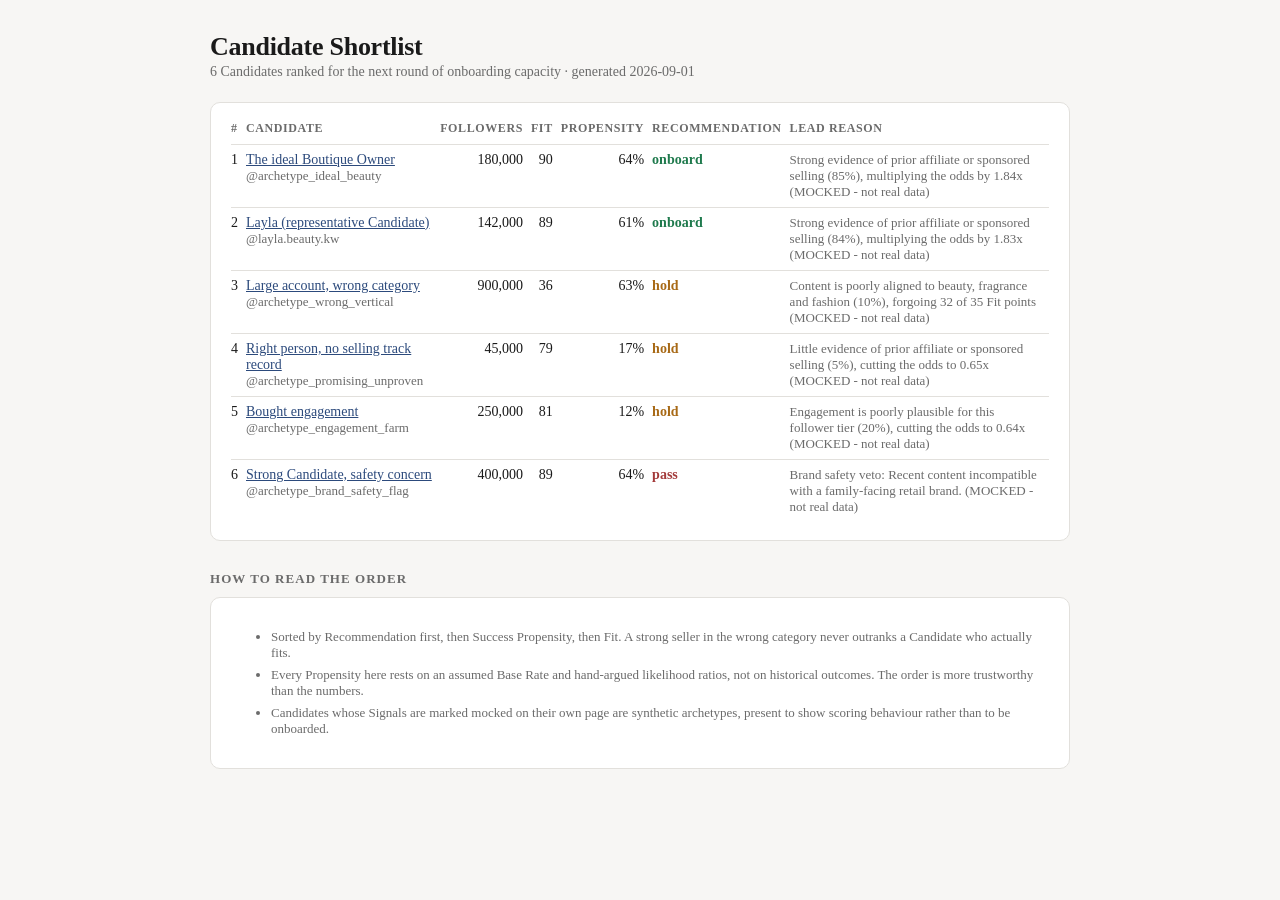
<file: sample/index.html>
<!doctype html>
<html lang="en"><head><meta charset="utf-8">
<meta name="viewport" content="width=device-width, initial-scale=1">
<title>Candidate Shortlist</title>
<style>:root {
  --bg: #f7f6f4; --card: #ffffff; --ink: #1a1a1a; --muted: #6b6b6b;
  --line: #e2e0dc; --onboard: #1f7a4d; --hold: #a86a17; --pass: #a33a3a;
  --bar: #d9d6d1; --accent: #2c4a7c;
}
@media (prefers-color-scheme: dark) {
  :root {
    --bg: #17181a; --card: #1f2124; --ink: #eceae7; --muted: #9a9895;
    --line: #33363a; --onboard: #57b98a; --hold: #d9a45c; --pass: #e08585;
    --bar: #3a3d41; --accent: #8fb0e0;
  }
}
* { box-sizing: border-box; }
body { margin: 0; padding: 32px 20px 60px; background: var(--bg); color: var(--ink);
  font: 15px/1.55 -apple-system, BlinkMacSystemFont, &#34;Segoe UI&#34;, Roboto, sans-serif; }
.wrap { max-width: 860px; margin: 0 auto; }
h1 { font-size: 26px; margin: 0 0 2px; letter-spacing: -0.01em; }
h2 { font-size: 13px; text-transform: uppercase; letter-spacing: 0.08em;
  color: var(--muted); margin: 30px 0 10px; font-weight: 600; }
.sub { color: var(--muted); font-size: 14px; margin: 0 0 22px; }
.card { background: var(--card); border: 1px solid var(--line); border-radius: 10px;
  padding: 18px 20px; margin-bottom: 14px; }
.verdict { display: flex; align-items: baseline; gap: 14px; flex-wrap: wrap; }
.badge { font-size: 22px; font-weight: 700; letter-spacing: 0.04em; text-transform: uppercase; }
.onboard { color: var(--onboard); } .hold { color: var(--hold); } .pass { color: var(--pass); }
.reason { color: var(--muted); font-size: 14px; flex: 1 1 320px; }
.scores { display: grid; grid-template-columns: 1fr 1fr; gap: 14px; }
@media (max-width: 620px) { .scores { grid-template-columns: 1fr; } }
.big { font-size: 34px; font-weight: 700; letter-spacing: -0.02em; }
.note { color: var(--muted); font-size: 13px; }
.bar { height: 6px; background: var(--bar); border-radius: 3px; overflow: hidden; margin: 10px 0 6px; }
.bar &gt; span { display: block; height: 100%; background: var(--accent); }
table { width: 100%; border-collapse: collapse; font-size: 14px; }
th { text-align: left; font-weight: 600; color: var(--muted); font-size: 12px;
  text-transform: uppercase; letter-spacing: 0.05em; padding: 0 8px 8px 0; }
td { padding: 7px 8px 7px 0; border-top: 1px solid var(--line); vertical-align: top; }
td.num { text-align: right; font-variant-numeric: tabular-nums; white-space: nowrap; }
.tag { font-size: 10.5px; text-transform: uppercase; letter-spacing: 0.06em;
  padding: 2px 6px; border-radius: 4px; border: 1px solid var(--line); color: var(--muted); }
.tag.mocked { color: var(--pass); border-color: var(--pass); font-weight: 600; }
.tag.inferred { color: var(--hold); border-color: var(--hold); }
ul.reasons { list-style: none; padding: 0; margin: 0; }
ul.reasons li { padding: 7px 0; border-top: 1px solid var(--line); display: flex; gap: 10px; }
ul.reasons li:first-child { border-top: none; }
.mark { font-weight: 700; width: 14px; flex: none; }
.up { color: var(--onboard); } .down { color: var(--pass); }
.caveats { font-size: 13px; color: var(--muted); }
.caveats li { margin-bottom: 6px; }
a { color: var(--accent); }
.scroll { overflow-x: auto; }
</style></head>
<body><div class="wrap">

<h1>Candidate Shortlist</h1>
<p class="sub">6 Candidates ranked for the next round of onboarding
  capacity &middot; generated 2026-09-01</p>

<div class="card scroll"><table>
<tr><th>#</th><th>Candidate</th><th class="num">Followers</th><th class="num">Fit</th>
    <th class="num">Propensity</th><th>Recommendation</th><th>Lead reason</th></tr>
<tr>
  <td class="num">1</td>
  <td><a href="archetype_ideal_beauty.html">The ideal Boutique Owner</a><br>
      <span class="note">@archetype_ideal_beauty</span></td>
  <td class="num">180,000</td>
  <td class="num">90</td>
  <td class="num">64%</td>
  <td><strong class="onboard">onboard</strong></td>
  <td class="note">Strong evidence of prior affiliate or sponsored selling (85%), multiplying the odds by 1.84x (MOCKED - not real data)</td>
</tr>
<tr>
  <td class="num">2</td>
  <td><a href="layla.beauty.kw.html">Layla (representative Candidate)</a><br>
      <span class="note">@layla.beauty.kw</span></td>
  <td class="num">142,000</td>
  <td class="num">89</td>
  <td class="num">61%</td>
  <td><strong class="onboard">onboard</strong></td>
  <td class="note">Strong evidence of prior affiliate or sponsored selling (84%), multiplying the odds by 1.83x (MOCKED - not real data)</td>
</tr>
<tr>
  <td class="num">3</td>
  <td><a href="archetype_wrong_vertical.html">Large account, wrong category</a><br>
      <span class="note">@archetype_wrong_vertical</span></td>
  <td class="num">900,000</td>
  <td class="num">36</td>
  <td class="num">63%</td>
  <td><strong class="hold">hold</strong></td>
  <td class="note">Content is poorly aligned to beauty, fragrance and fashion (10%), forgoing 32 of 35 Fit points (MOCKED - not real data)</td>
</tr>
<tr>
  <td class="num">4</td>
  <td><a href="archetype_promising_unproven.html">Right person, no selling track record</a><br>
      <span class="note">@archetype_promising_unproven</span></td>
  <td class="num">45,000</td>
  <td class="num">79</td>
  <td class="num">17%</td>
  <td><strong class="hold">hold</strong></td>
  <td class="note">Little evidence of prior affiliate or sponsored selling (5%), cutting the odds to 0.65x (MOCKED - not real data)</td>
</tr>
<tr>
  <td class="num">5</td>
  <td><a href="archetype_engagement_farm.html">Bought engagement</a><br>
      <span class="note">@archetype_engagement_farm</span></td>
  <td class="num">250,000</td>
  <td class="num">81</td>
  <td class="num">12%</td>
  <td><strong class="hold">hold</strong></td>
  <td class="note">Engagement is poorly plausible for this follower tier (20%), cutting the odds to 0.64x (MOCKED - not real data)</td>
</tr>
<tr>
  <td class="num">6</td>
  <td><a href="archetype_brand_safety_flag.html">Strong Candidate, safety concern</a><br>
      <span class="note">@archetype_brand_safety_flag</span></td>
  <td class="num">400,000</td>
  <td class="num">89</td>
  <td class="num">64%</td>
  <td><strong class="pass">pass</strong></td>
  <td class="note">Brand safety veto: Recent content incompatible with a family-facing retail brand. (MOCKED - not real data)</td>
</tr>
</table></div>

<h2>How to read the order</h2>
<div class="card caveats"><ul>
  <li>Sorted by Recommendation first, then Success Propensity, then Fit. A strong seller in
    the wrong category never outranks a Candidate who actually fits.</li>
  <li>Every Propensity here rests on an assumed Base Rate and hand-argued likelihood
    ratios, not on historical outcomes. The order is more trustworthy than the numbers.</li>
  <li>Candidates whose Signals are marked mocked on their own page are synthetic
    archetypes, present to show scoring behaviour rather than to be onboarded.</li>
</ul></div>

</div></body></html>
</file>
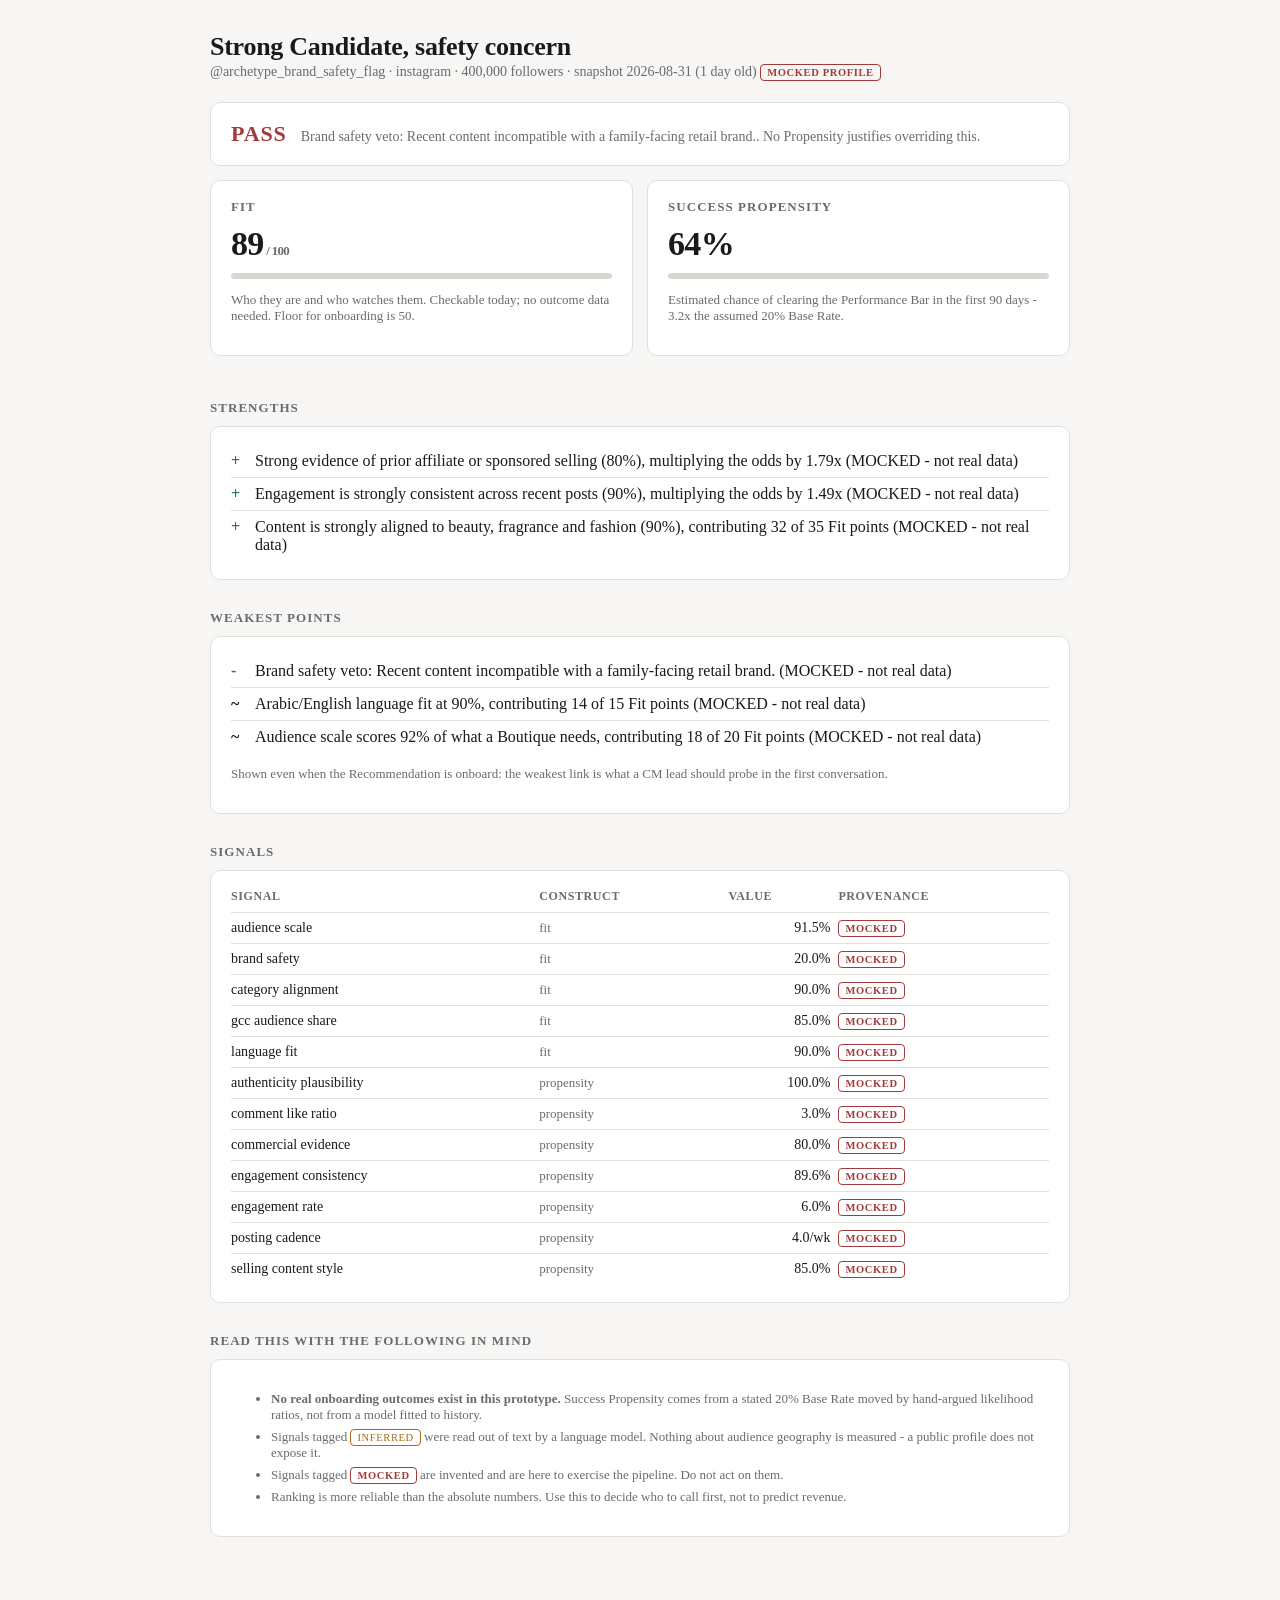
<file: sample/archetype_brand_safety_flag.html>
<!doctype html>
<html lang="en"><head><meta charset="utf-8">
<meta name="viewport" content="width=device-width, initial-scale=1">
<title>Strong Candidate, safety concern - Candidate Report</title>
<style>:root {
  --bg: #f7f6f4; --card: #ffffff; --ink: #1a1a1a; --muted: #6b6b6b;
  --line: #e2e0dc; --onboard: #1f7a4d; --hold: #a86a17; --pass: #a33a3a;
  --bar: #d9d6d1; --accent: #2c4a7c;
}
@media (prefers-color-scheme: dark) {
  :root {
    --bg: #17181a; --card: #1f2124; --ink: #eceae7; --muted: #9a9895;
    --line: #33363a; --onboard: #57b98a; --hold: #d9a45c; --pass: #e08585;
    --bar: #3a3d41; --accent: #8fb0e0;
  }
}
* { box-sizing: border-box; }
body { margin: 0; padding: 32px 20px 60px; background: var(--bg); color: var(--ink);
  font: 15px/1.55 -apple-system, BlinkMacSystemFont, &#34;Segoe UI&#34;, Roboto, sans-serif; }
.wrap { max-width: 860px; margin: 0 auto; }
h1 { font-size: 26px; margin: 0 0 2px; letter-spacing: -0.01em; }
h2 { font-size: 13px; text-transform: uppercase; letter-spacing: 0.08em;
  color: var(--muted); margin: 30px 0 10px; font-weight: 600; }
.sub { color: var(--muted); font-size: 14px; margin: 0 0 22px; }
.card { background: var(--card); border: 1px solid var(--line); border-radius: 10px;
  padding: 18px 20px; margin-bottom: 14px; }
.verdict { display: flex; align-items: baseline; gap: 14px; flex-wrap: wrap; }
.badge { font-size: 22px; font-weight: 700; letter-spacing: 0.04em; text-transform: uppercase; }
.onboard { color: var(--onboard); } .hold { color: var(--hold); } .pass { color: var(--pass); }
.reason { color: var(--muted); font-size: 14px; flex: 1 1 320px; }
.scores { display: grid; grid-template-columns: 1fr 1fr; gap: 14px; }
@media (max-width: 620px) { .scores { grid-template-columns: 1fr; } }
.big { font-size: 34px; font-weight: 700; letter-spacing: -0.02em; }
.note { color: var(--muted); font-size: 13px; }
.bar { height: 6px; background: var(--bar); border-radius: 3px; overflow: hidden; margin: 10px 0 6px; }
.bar &gt; span { display: block; height: 100%; background: var(--accent); }
table { width: 100%; border-collapse: collapse; font-size: 14px; }
th { text-align: left; font-weight: 600; color: var(--muted); font-size: 12px;
  text-transform: uppercase; letter-spacing: 0.05em; padding: 0 8px 8px 0; }
td { padding: 7px 8px 7px 0; border-top: 1px solid var(--line); vertical-align: top; }
td.num { text-align: right; font-variant-numeric: tabular-nums; white-space: nowrap; }
.tag { font-size: 10.5px; text-transform: uppercase; letter-spacing: 0.06em;
  padding: 2px 6px; border-radius: 4px; border: 1px solid var(--line); color: var(--muted); }
.tag.mocked { color: var(--pass); border-color: var(--pass); font-weight: 600; }
.tag.inferred { color: var(--hold); border-color: var(--hold); }
ul.reasons { list-style: none; padding: 0; margin: 0; }
ul.reasons li { padding: 7px 0; border-top: 1px solid var(--line); display: flex; gap: 10px; }
ul.reasons li:first-child { border-top: none; }
.mark { font-weight: 700; width: 14px; flex: none; }
.up { color: var(--onboard); } .down { color: var(--pass); }
.caveats { font-size: 13px; color: var(--muted); }
.caveats li { margin-bottom: 6px; }
a { color: var(--accent); }
.scroll { overflow-x: auto; }
</style></head>
<body><div class="wrap">

<h1>Strong Candidate, safety concern</h1>
<p class="sub">@archetype_brand_safety_flag &middot; instagram &middot;
  400,000 followers &middot;
  snapshot 2026-08-31 (1 day old)
  <span class="tag mocked">mocked profile</span></p>

<div class="card verdict">
  <span class="badge pass">pass</span>
  <span class="reason">Brand safety veto: Recent content incompatible with a family-facing retail brand.. No Propensity justifies overriding this.</span>
</div>

<div class="scores">
  <div class="card">
    <h2 style="margin-top:0">Fit</h2>
    <div class="big">89<span class="note"> / 100</span></div>
    <div class="bar"><span style="width: 88.80676558073392%"></span></div>
    <p class="note">Who they are and who watches them. Checkable today; no outcome data
      needed. Floor for onboarding is 50.</p>
  </div>
  <div class="card">
    <h2 style="margin-top:0">Success Propensity</h2>
    <div class="big">64%</div>
    <div class="bar"><span style="width: 64.0%"></span></div>
    <p class="note">Estimated chance of clearing the Performance Bar in the first 90 days -
      3.2x the assumed 20%
      Base Rate.</p>
  </div>
</div>

<h2>Strengths</h2>
<div class="card"><ul class="reasons">
  <li><span class="mark up">+</span><span>Strong evidence of prior affiliate or sponsored selling (80%), multiplying the odds by 1.79x (MOCKED - not real data)</span></li>
  <li><span class="mark up">+</span><span>Engagement is strongly consistent across recent posts (90%), multiplying the odds by 1.49x (MOCKED - not real data)</span></li>
  <li><span class="mark up">+</span><span>Content is strongly aligned to beauty, fragrance and fashion (90%), contributing 32 of 35 Fit points (MOCKED - not real data)</span></li>
</ul></div>
<h2>Weakest points</h2>
<div class="card"><ul class="reasons">
  <li><span class="mark down">-</span>
      <span>Brand safety veto: Recent content incompatible with a family-facing retail brand. (MOCKED - not real data)</span></li>
  <li><span class="mark ">~</span>
      <span>Arabic/English language fit at 90%, contributing 14 of 15 Fit points (MOCKED - not real data)</span></li>
  <li><span class="mark ">~</span>
      <span>Audience scale scores 92% of what a Boutique needs, contributing 18 of 20 Fit points (MOCKED - not real data)</span></li>
</ul>
<p class="note">Shown even when the Recommendation is onboard: the weakest link is what a
  CM lead should probe in the first conversation.</p></div>

<h2>Signals</h2>
<div class="card scroll"><table>
<tr><th>Signal</th><th>Construct</th><th class="num">Value</th><th>Provenance</th></tr>
<tr><td>audience scale</td>
    <td class="note">fit</td>
    <td class="num">91.5%</td>
    <td><span class="tag mocked">mocked</span></td></tr>
<tr><td>brand safety</td>
    <td class="note">fit</td>
    <td class="num">20.0%</td>
    <td><span class="tag mocked">mocked</span></td></tr>
<tr><td>category alignment</td>
    <td class="note">fit</td>
    <td class="num">90.0%</td>
    <td><span class="tag mocked">mocked</span></td></tr>
<tr><td>gcc audience share</td>
    <td class="note">fit</td>
    <td class="num">85.0%</td>
    <td><span class="tag mocked">mocked</span></td></tr>
<tr><td>language fit</td>
    <td class="note">fit</td>
    <td class="num">90.0%</td>
    <td><span class="tag mocked">mocked</span></td></tr>
<tr><td>authenticity plausibility</td>
    <td class="note">propensity</td>
    <td class="num">100.0%</td>
    <td><span class="tag mocked">mocked</span></td></tr>
<tr><td>comment like ratio</td>
    <td class="note">propensity</td>
    <td class="num">3.0%</td>
    <td><span class="tag mocked">mocked</span></td></tr>
<tr><td>commercial evidence</td>
    <td class="note">propensity</td>
    <td class="num">80.0%</td>
    <td><span class="tag mocked">mocked</span></td></tr>
<tr><td>engagement consistency</td>
    <td class="note">propensity</td>
    <td class="num">89.6%</td>
    <td><span class="tag mocked">mocked</span></td></tr>
<tr><td>engagement rate</td>
    <td class="note">propensity</td>
    <td class="num">6.0%</td>
    <td><span class="tag mocked">mocked</span></td></tr>
<tr><td>posting cadence</td>
    <td class="note">propensity</td>
    <td class="num">4.0/wk</td>
    <td><span class="tag mocked">mocked</span></td></tr>
<tr><td>selling content style</td>
    <td class="note">propensity</td>
    <td class="num">85.0%</td>
    <td><span class="tag mocked">mocked</span></td></tr>
</table></div>

<h2>Read this with the following in mind</h2>
<div class="card caveats"><ul>
  <li><strong>No real onboarding outcomes exist in this prototype.</strong> Success
    Propensity comes from a stated 20% Base
    Rate moved by hand-argued likelihood ratios, not from a model fitted to history.</li>
  <li>Signals tagged <span class="tag inferred">inferred</span> were read out of text by a
    language model. Nothing about audience geography is measured - a public profile does
    not expose it.</li>
  <li>Signals tagged <span class="tag mocked">mocked</span> are invented and are here to
    exercise the pipeline. Do not act on them.</li>
  <li>Ranking is more reliable than the absolute numbers. Use this to decide who to call
    first, not to predict revenue.</li>
</ul></div>

</div></body></html>
</file>
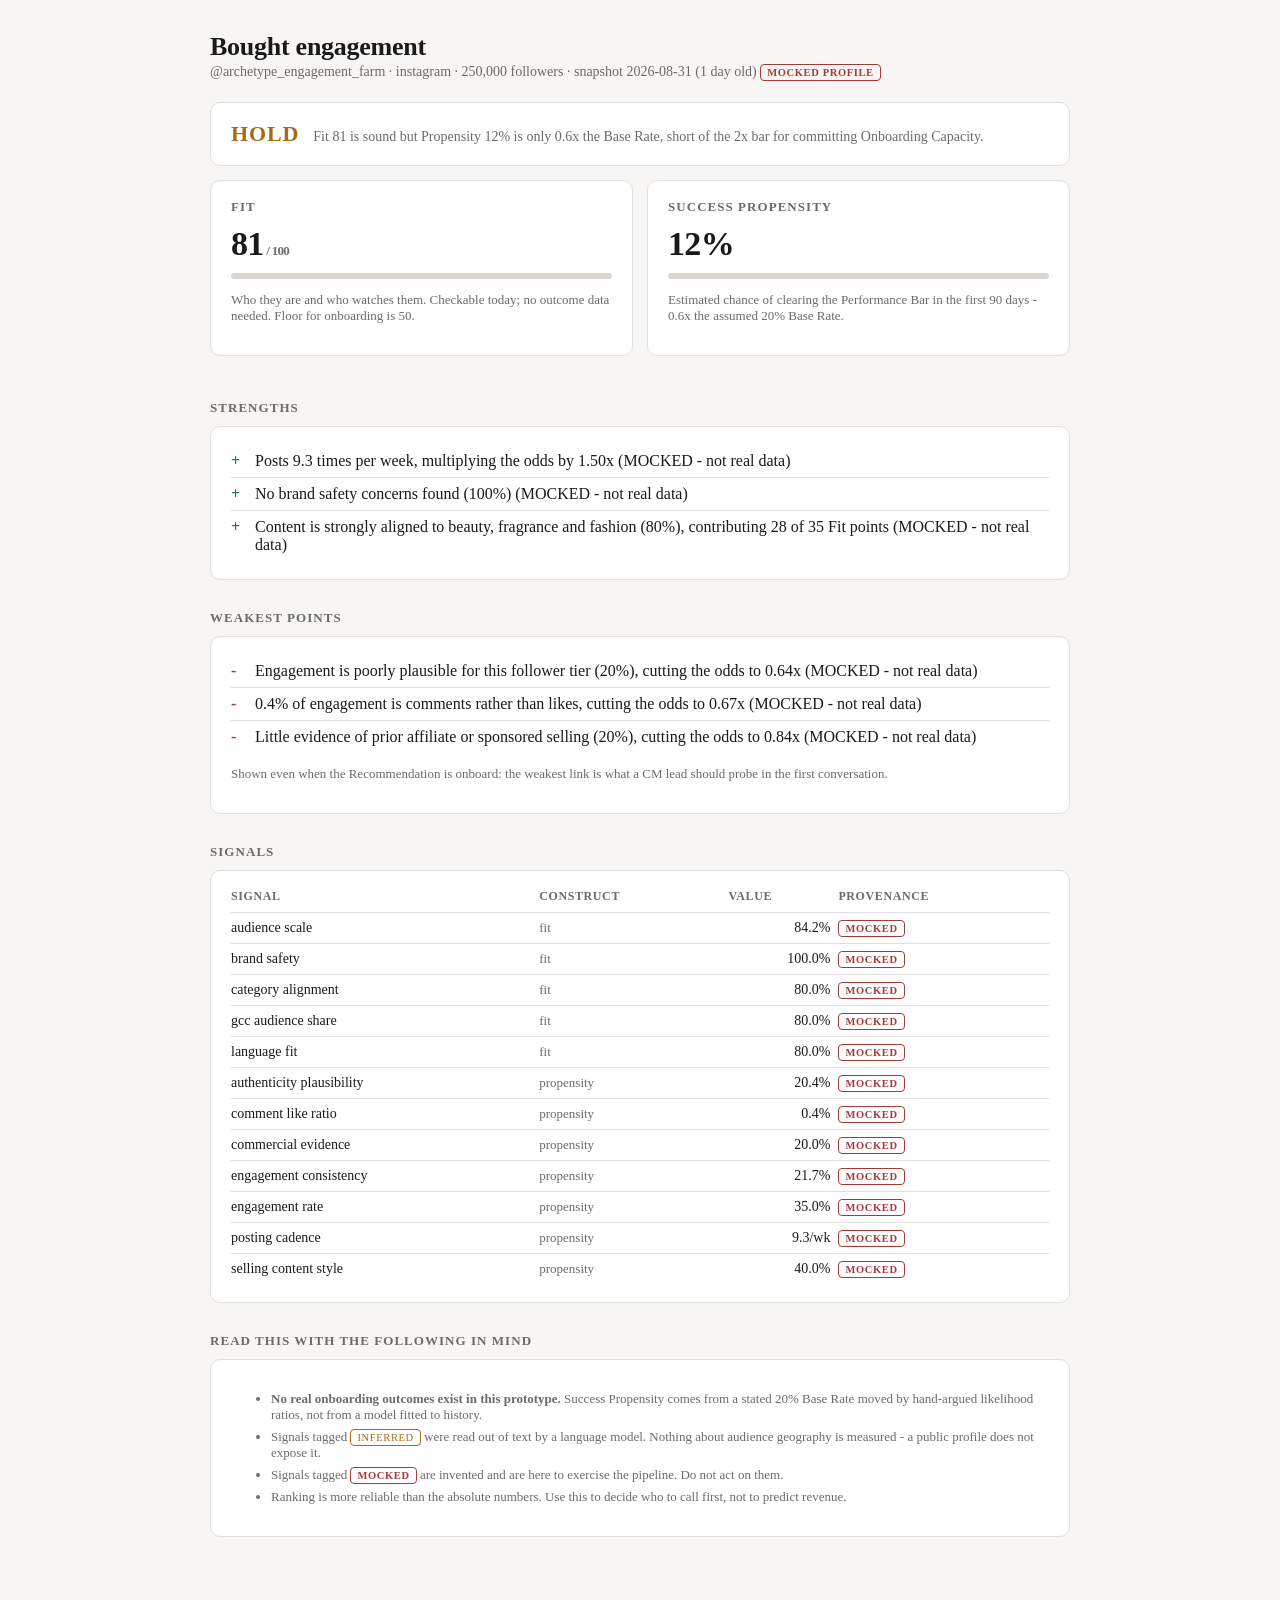
<file: sample/archetype_engagement_farm.html>
<!doctype html>
<html lang="en"><head><meta charset="utf-8">
<meta name="viewport" content="width=device-width, initial-scale=1">
<title>Bought engagement - Candidate Report</title>
<style>:root {
  --bg: #f7f6f4; --card: #ffffff; --ink: #1a1a1a; --muted: #6b6b6b;
  --line: #e2e0dc; --onboard: #1f7a4d; --hold: #a86a17; --pass: #a33a3a;
  --bar: #d9d6d1; --accent: #2c4a7c;
}
@media (prefers-color-scheme: dark) {
  :root {
    --bg: #17181a; --card: #1f2124; --ink: #eceae7; --muted: #9a9895;
    --line: #33363a; --onboard: #57b98a; --hold: #d9a45c; --pass: #e08585;
    --bar: #3a3d41; --accent: #8fb0e0;
  }
}
* { box-sizing: border-box; }
body { margin: 0; padding: 32px 20px 60px; background: var(--bg); color: var(--ink);
  font: 15px/1.55 -apple-system, BlinkMacSystemFont, &#34;Segoe UI&#34;, Roboto, sans-serif; }
.wrap { max-width: 860px; margin: 0 auto; }
h1 { font-size: 26px; margin: 0 0 2px; letter-spacing: -0.01em; }
h2 { font-size: 13px; text-transform: uppercase; letter-spacing: 0.08em;
  color: var(--muted); margin: 30px 0 10px; font-weight: 600; }
.sub { color: var(--muted); font-size: 14px; margin: 0 0 22px; }
.card { background: var(--card); border: 1px solid var(--line); border-radius: 10px;
  padding: 18px 20px; margin-bottom: 14px; }
.verdict { display: flex; align-items: baseline; gap: 14px; flex-wrap: wrap; }
.badge { font-size: 22px; font-weight: 700; letter-spacing: 0.04em; text-transform: uppercase; }
.onboard { color: var(--onboard); } .hold { color: var(--hold); } .pass { color: var(--pass); }
.reason { color: var(--muted); font-size: 14px; flex: 1 1 320px; }
.scores { display: grid; grid-template-columns: 1fr 1fr; gap: 14px; }
@media (max-width: 620px) { .scores { grid-template-columns: 1fr; } }
.big { font-size: 34px; font-weight: 700; letter-spacing: -0.02em; }
.note { color: var(--muted); font-size: 13px; }
.bar { height: 6px; background: var(--bar); border-radius: 3px; overflow: hidden; margin: 10px 0 6px; }
.bar &gt; span { display: block; height: 100%; background: var(--accent); }
table { width: 100%; border-collapse: collapse; font-size: 14px; }
th { text-align: left; font-weight: 600; color: var(--muted); font-size: 12px;
  text-transform: uppercase; letter-spacing: 0.05em; padding: 0 8px 8px 0; }
td { padding: 7px 8px 7px 0; border-top: 1px solid var(--line); vertical-align: top; }
td.num { text-align: right; font-variant-numeric: tabular-nums; white-space: nowrap; }
.tag { font-size: 10.5px; text-transform: uppercase; letter-spacing: 0.06em;
  padding: 2px 6px; border-radius: 4px; border: 1px solid var(--line); color: var(--muted); }
.tag.mocked { color: var(--pass); border-color: var(--pass); font-weight: 600; }
.tag.inferred { color: var(--hold); border-color: var(--hold); }
ul.reasons { list-style: none; padding: 0; margin: 0; }
ul.reasons li { padding: 7px 0; border-top: 1px solid var(--line); display: flex; gap: 10px; }
ul.reasons li:first-child { border-top: none; }
.mark { font-weight: 700; width: 14px; flex: none; }
.up { color: var(--onboard); } .down { color: var(--pass); }
.caveats { font-size: 13px; color: var(--muted); }
.caveats li { margin-bottom: 6px; }
a { color: var(--accent); }
.scroll { overflow-x: auto; }
</style></head>
<body><div class="wrap">

<h1>Bought engagement</h1>
<p class="sub">@archetype_engagement_farm &middot; instagram &middot;
  250,000 followers &middot;
  snapshot 2026-08-31 (1 day old)
  <span class="tag mocked">mocked profile</span></p>

<div class="card verdict">
  <span class="badge hold">hold</span>
  <span class="reason">Fit 81 is sound but Propensity 12% is only 0.6x the Base Rate, short of the 2x bar for committing Onboarding Capacity.</span>
</div>

<div class="scores">
  <div class="card">
    <h2 style="margin-top:0">Fit</h2>
    <div class="big">81<span class="note"> / 100</span></div>
    <div class="bar"><span style="width: 80.84661720963302%"></span></div>
    <p class="note">Who they are and who watches them. Checkable today; no outcome data
      needed. Floor for onboarding is 50.</p>
  </div>
  <div class="card">
    <h2 style="margin-top:0">Success Propensity</h2>
    <div class="big">12%</div>
    <div class="bar"><span style="width: 12.0%"></span></div>
    <p class="note">Estimated chance of clearing the Performance Bar in the first 90 days -
      0.6x the assumed 20%
      Base Rate.</p>
  </div>
</div>

<h2>Strengths</h2>
<div class="card"><ul class="reasons">
  <li><span class="mark up">+</span><span>Posts 9.3 times per week, multiplying the odds by 1.50x (MOCKED - not real data)</span></li>
  <li><span class="mark up">+</span><span>No brand safety concerns found (100%) (MOCKED - not real data)</span></li>
  <li><span class="mark up">+</span><span>Content is strongly aligned to beauty, fragrance and fashion (80%), contributing 28 of 35 Fit points (MOCKED - not real data)</span></li>
</ul></div>
<h2>Weakest points</h2>
<div class="card"><ul class="reasons">
  <li><span class="mark down">-</span>
      <span>Engagement is poorly plausible for this follower tier (20%), cutting the odds to 0.64x (MOCKED - not real data)</span></li>
  <li><span class="mark down">-</span>
      <span>0.4% of engagement is comments rather than likes, cutting the odds to 0.67x (MOCKED - not real data)</span></li>
  <li><span class="mark down">-</span>
      <span>Little evidence of prior affiliate or sponsored selling (20%), cutting the odds to 0.84x (MOCKED - not real data)</span></li>
</ul>
<p class="note">Shown even when the Recommendation is onboard: the weakest link is what a
  CM lead should probe in the first conversation.</p></div>

<h2>Signals</h2>
<div class="card scroll"><table>
<tr><th>Signal</th><th>Construct</th><th class="num">Value</th><th>Provenance</th></tr>
<tr><td>audience scale</td>
    <td class="note">fit</td>
    <td class="num">84.2%</td>
    <td><span class="tag mocked">mocked</span></td></tr>
<tr><td>brand safety</td>
    <td class="note">fit</td>
    <td class="num">100.0%</td>
    <td><span class="tag mocked">mocked</span></td></tr>
<tr><td>category alignment</td>
    <td class="note">fit</td>
    <td class="num">80.0%</td>
    <td><span class="tag mocked">mocked</span></td></tr>
<tr><td>gcc audience share</td>
    <td class="note">fit</td>
    <td class="num">80.0%</td>
    <td><span class="tag mocked">mocked</span></td></tr>
<tr><td>language fit</td>
    <td class="note">fit</td>
    <td class="num">80.0%</td>
    <td><span class="tag mocked">mocked</span></td></tr>
<tr><td>authenticity plausibility</td>
    <td class="note">propensity</td>
    <td class="num">20.4%</td>
    <td><span class="tag mocked">mocked</span></td></tr>
<tr><td>comment like ratio</td>
    <td class="note">propensity</td>
    <td class="num">0.4%</td>
    <td><span class="tag mocked">mocked</span></td></tr>
<tr><td>commercial evidence</td>
    <td class="note">propensity</td>
    <td class="num">20.0%</td>
    <td><span class="tag mocked">mocked</span></td></tr>
<tr><td>engagement consistency</td>
    <td class="note">propensity</td>
    <td class="num">21.7%</td>
    <td><span class="tag mocked">mocked</span></td></tr>
<tr><td>engagement rate</td>
    <td class="note">propensity</td>
    <td class="num">35.0%</td>
    <td><span class="tag mocked">mocked</span></td></tr>
<tr><td>posting cadence</td>
    <td class="note">propensity</td>
    <td class="num">9.3/wk</td>
    <td><span class="tag mocked">mocked</span></td></tr>
<tr><td>selling content style</td>
    <td class="note">propensity</td>
    <td class="num">40.0%</td>
    <td><span class="tag mocked">mocked</span></td></tr>
</table></div>

<h2>Read this with the following in mind</h2>
<div class="card caveats"><ul>
  <li><strong>No real onboarding outcomes exist in this prototype.</strong> Success
    Propensity comes from a stated 20% Base
    Rate moved by hand-argued likelihood ratios, not from a model fitted to history.</li>
  <li>Signals tagged <span class="tag inferred">inferred</span> were read out of text by a
    language model. Nothing about audience geography is measured - a public profile does
    not expose it.</li>
  <li>Signals tagged <span class="tag mocked">mocked</span> are invented and are here to
    exercise the pipeline. Do not act on them.</li>
  <li>Ranking is more reliable than the absolute numbers. Use this to decide who to call
    first, not to predict revenue.</li>
</ul></div>

</div></body></html>
</file>
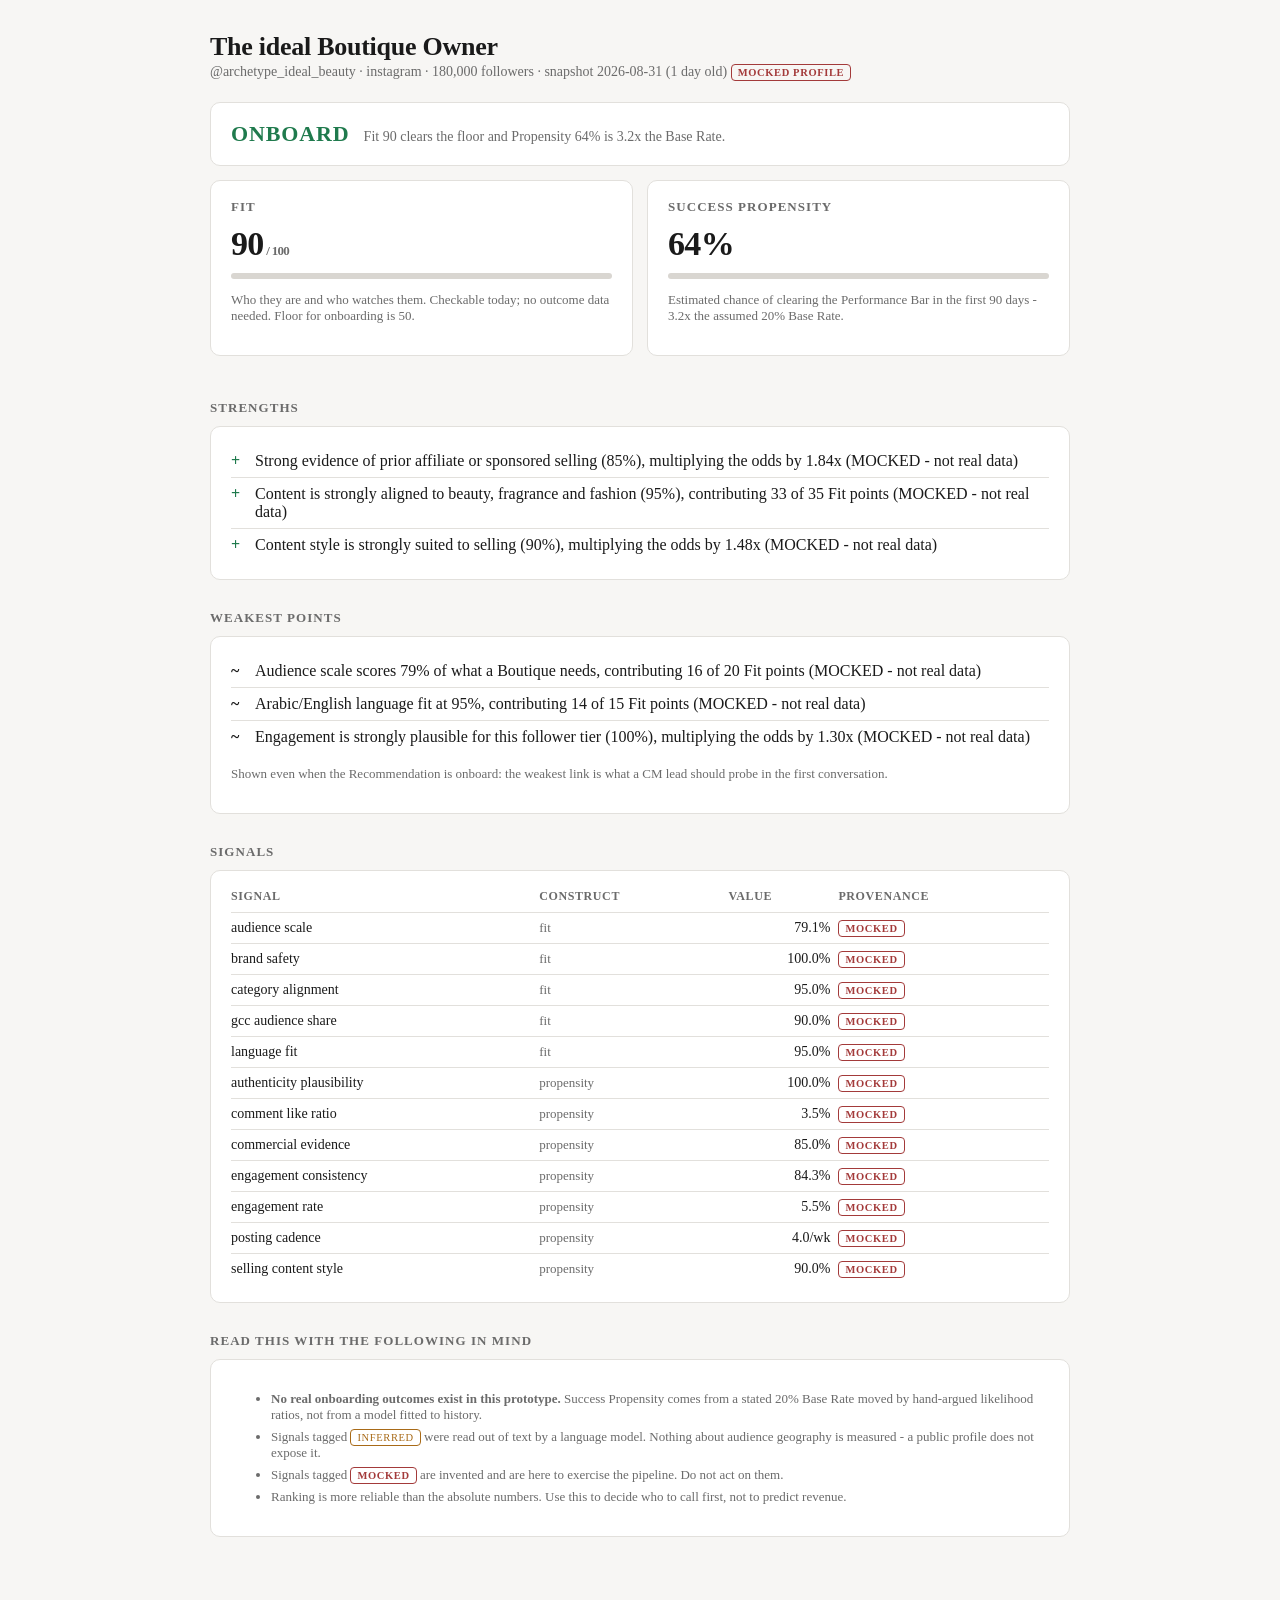
<file: sample/archetype_ideal_beauty.html>
<!doctype html>
<html lang="en"><head><meta charset="utf-8">
<meta name="viewport" content="width=device-width, initial-scale=1">
<title>The ideal Boutique Owner - Candidate Report</title>
<style>:root {
  --bg: #f7f6f4; --card: #ffffff; --ink: #1a1a1a; --muted: #6b6b6b;
  --line: #e2e0dc; --onboard: #1f7a4d; --hold: #a86a17; --pass: #a33a3a;
  --bar: #d9d6d1; --accent: #2c4a7c;
}
@media (prefers-color-scheme: dark) {
  :root {
    --bg: #17181a; --card: #1f2124; --ink: #eceae7; --muted: #9a9895;
    --line: #33363a; --onboard: #57b98a; --hold: #d9a45c; --pass: #e08585;
    --bar: #3a3d41; --accent: #8fb0e0;
  }
}
* { box-sizing: border-box; }
body { margin: 0; padding: 32px 20px 60px; background: var(--bg); color: var(--ink);
  font: 15px/1.55 -apple-system, BlinkMacSystemFont, &#34;Segoe UI&#34;, Roboto, sans-serif; }
.wrap { max-width: 860px; margin: 0 auto; }
h1 { font-size: 26px; margin: 0 0 2px; letter-spacing: -0.01em; }
h2 { font-size: 13px; text-transform: uppercase; letter-spacing: 0.08em;
  color: var(--muted); margin: 30px 0 10px; font-weight: 600; }
.sub { color: var(--muted); font-size: 14px; margin: 0 0 22px; }
.card { background: var(--card); border: 1px solid var(--line); border-radius: 10px;
  padding: 18px 20px; margin-bottom: 14px; }
.verdict { display: flex; align-items: baseline; gap: 14px; flex-wrap: wrap; }
.badge { font-size: 22px; font-weight: 700; letter-spacing: 0.04em; text-transform: uppercase; }
.onboard { color: var(--onboard); } .hold { color: var(--hold); } .pass { color: var(--pass); }
.reason { color: var(--muted); font-size: 14px; flex: 1 1 320px; }
.scores { display: grid; grid-template-columns: 1fr 1fr; gap: 14px; }
@media (max-width: 620px) { .scores { grid-template-columns: 1fr; } }
.big { font-size: 34px; font-weight: 700; letter-spacing: -0.02em; }
.note { color: var(--muted); font-size: 13px; }
.bar { height: 6px; background: var(--bar); border-radius: 3px; overflow: hidden; margin: 10px 0 6px; }
.bar &gt; span { display: block; height: 100%; background: var(--accent); }
table { width: 100%; border-collapse: collapse; font-size: 14px; }
th { text-align: left; font-weight: 600; color: var(--muted); font-size: 12px;
  text-transform: uppercase; letter-spacing: 0.05em; padding: 0 8px 8px 0; }
td { padding: 7px 8px 7px 0; border-top: 1px solid var(--line); vertical-align: top; }
td.num { text-align: right; font-variant-numeric: tabular-nums; white-space: nowrap; }
.tag { font-size: 10.5px; text-transform: uppercase; letter-spacing: 0.06em;
  padding: 2px 6px; border-radius: 4px; border: 1px solid var(--line); color: var(--muted); }
.tag.mocked { color: var(--pass); border-color: var(--pass); font-weight: 600; }
.tag.inferred { color: var(--hold); border-color: var(--hold); }
ul.reasons { list-style: none; padding: 0; margin: 0; }
ul.reasons li { padding: 7px 0; border-top: 1px solid var(--line); display: flex; gap: 10px; }
ul.reasons li:first-child { border-top: none; }
.mark { font-weight: 700; width: 14px; flex: none; }
.up { color: var(--onboard); } .down { color: var(--pass); }
.caveats { font-size: 13px; color: var(--muted); }
.caveats li { margin-bottom: 6px; }
a { color: var(--accent); }
.scroll { overflow-x: auto; }
</style></head>
<body><div class="wrap">

<h1>The ideal Boutique Owner</h1>
<p class="sub">@archetype_ideal_beauty &middot; instagram &middot;
  180,000 followers &middot;
  snapshot 2026-08-31 (1 day old)
  <span class="tag mocked">mocked profile</span></p>

<div class="card verdict">
  <span class="badge onboard">onboard</span>
  <span class="reason">Fit 90 clears the floor and Propensity 64% is 3.2x the Base Rate.</span>
</div>

<div class="scores">
  <div class="card">
    <h2 style="margin-top:0">Fit</h2>
    <div class="big">90<span class="note"> / 100</span></div>
    <div class="bar"><span style="width: 90.32606194485986%"></span></div>
    <p class="note">Who they are and who watches them. Checkable today; no outcome data
      needed. Floor for onboarding is 50.</p>
  </div>
  <div class="card">
    <h2 style="margin-top:0">Success Propensity</h2>
    <div class="big">64%</div>
    <div class="bar"><span style="width: 64.0%"></span></div>
    <p class="note">Estimated chance of clearing the Performance Bar in the first 90 days -
      3.2x the assumed 20%
      Base Rate.</p>
  </div>
</div>

<h2>Strengths</h2>
<div class="card"><ul class="reasons">
  <li><span class="mark up">+</span><span>Strong evidence of prior affiliate or sponsored selling (85%), multiplying the odds by 1.84x (MOCKED - not real data)</span></li>
  <li><span class="mark up">+</span><span>Content is strongly aligned to beauty, fragrance and fashion (95%), contributing 33 of 35 Fit points (MOCKED - not real data)</span></li>
  <li><span class="mark up">+</span><span>Content style is strongly suited to selling (90%), multiplying the odds by 1.48x (MOCKED - not real data)</span></li>
</ul></div>
<h2>Weakest points</h2>
<div class="card"><ul class="reasons">
  <li><span class="mark ">~</span>
      <span>Audience scale scores 79% of what a Boutique needs, contributing 16 of 20 Fit points (MOCKED - not real data)</span></li>
  <li><span class="mark ">~</span>
      <span>Arabic/English language fit at 95%, contributing 14 of 15 Fit points (MOCKED - not real data)</span></li>
  <li><span class="mark ">~</span>
      <span>Engagement is strongly plausible for this follower tier (100%), multiplying the odds by 1.30x (MOCKED - not real data)</span></li>
</ul>
<p class="note">Shown even when the Recommendation is onboard: the weakest link is what a
  CM lead should probe in the first conversation.</p></div>

<h2>Signals</h2>
<div class="card scroll"><table>
<tr><th>Signal</th><th>Construct</th><th class="num">Value</th><th>Provenance</th></tr>
<tr><td>audience scale</td>
    <td class="note">fit</td>
    <td class="num">79.1%</td>
    <td><span class="tag mocked">mocked</span></td></tr>
<tr><td>brand safety</td>
    <td class="note">fit</td>
    <td class="num">100.0%</td>
    <td><span class="tag mocked">mocked</span></td></tr>
<tr><td>category alignment</td>
    <td class="note">fit</td>
    <td class="num">95.0%</td>
    <td><span class="tag mocked">mocked</span></td></tr>
<tr><td>gcc audience share</td>
    <td class="note">fit</td>
    <td class="num">90.0%</td>
    <td><span class="tag mocked">mocked</span></td></tr>
<tr><td>language fit</td>
    <td class="note">fit</td>
    <td class="num">95.0%</td>
    <td><span class="tag mocked">mocked</span></td></tr>
<tr><td>authenticity plausibility</td>
    <td class="note">propensity</td>
    <td class="num">100.0%</td>
    <td><span class="tag mocked">mocked</span></td></tr>
<tr><td>comment like ratio</td>
    <td class="note">propensity</td>
    <td class="num">3.5%</td>
    <td><span class="tag mocked">mocked</span></td></tr>
<tr><td>commercial evidence</td>
    <td class="note">propensity</td>
    <td class="num">85.0%</td>
    <td><span class="tag mocked">mocked</span></td></tr>
<tr><td>engagement consistency</td>
    <td class="note">propensity</td>
    <td class="num">84.3%</td>
    <td><span class="tag mocked">mocked</span></td></tr>
<tr><td>engagement rate</td>
    <td class="note">propensity</td>
    <td class="num">5.5%</td>
    <td><span class="tag mocked">mocked</span></td></tr>
<tr><td>posting cadence</td>
    <td class="note">propensity</td>
    <td class="num">4.0/wk</td>
    <td><span class="tag mocked">mocked</span></td></tr>
<tr><td>selling content style</td>
    <td class="note">propensity</td>
    <td class="num">90.0%</td>
    <td><span class="tag mocked">mocked</span></td></tr>
</table></div>

<h2>Read this with the following in mind</h2>
<div class="card caveats"><ul>
  <li><strong>No real onboarding outcomes exist in this prototype.</strong> Success
    Propensity comes from a stated 20% Base
    Rate moved by hand-argued likelihood ratios, not from a model fitted to history.</li>
  <li>Signals tagged <span class="tag inferred">inferred</span> were read out of text by a
    language model. Nothing about audience geography is measured - a public profile does
    not expose it.</li>
  <li>Signals tagged <span class="tag mocked">mocked</span> are invented and are here to
    exercise the pipeline. Do not act on them.</li>
  <li>Ranking is more reliable than the absolute numbers. Use this to decide who to call
    first, not to predict revenue.</li>
</ul></div>

</div></body></html>
</file>
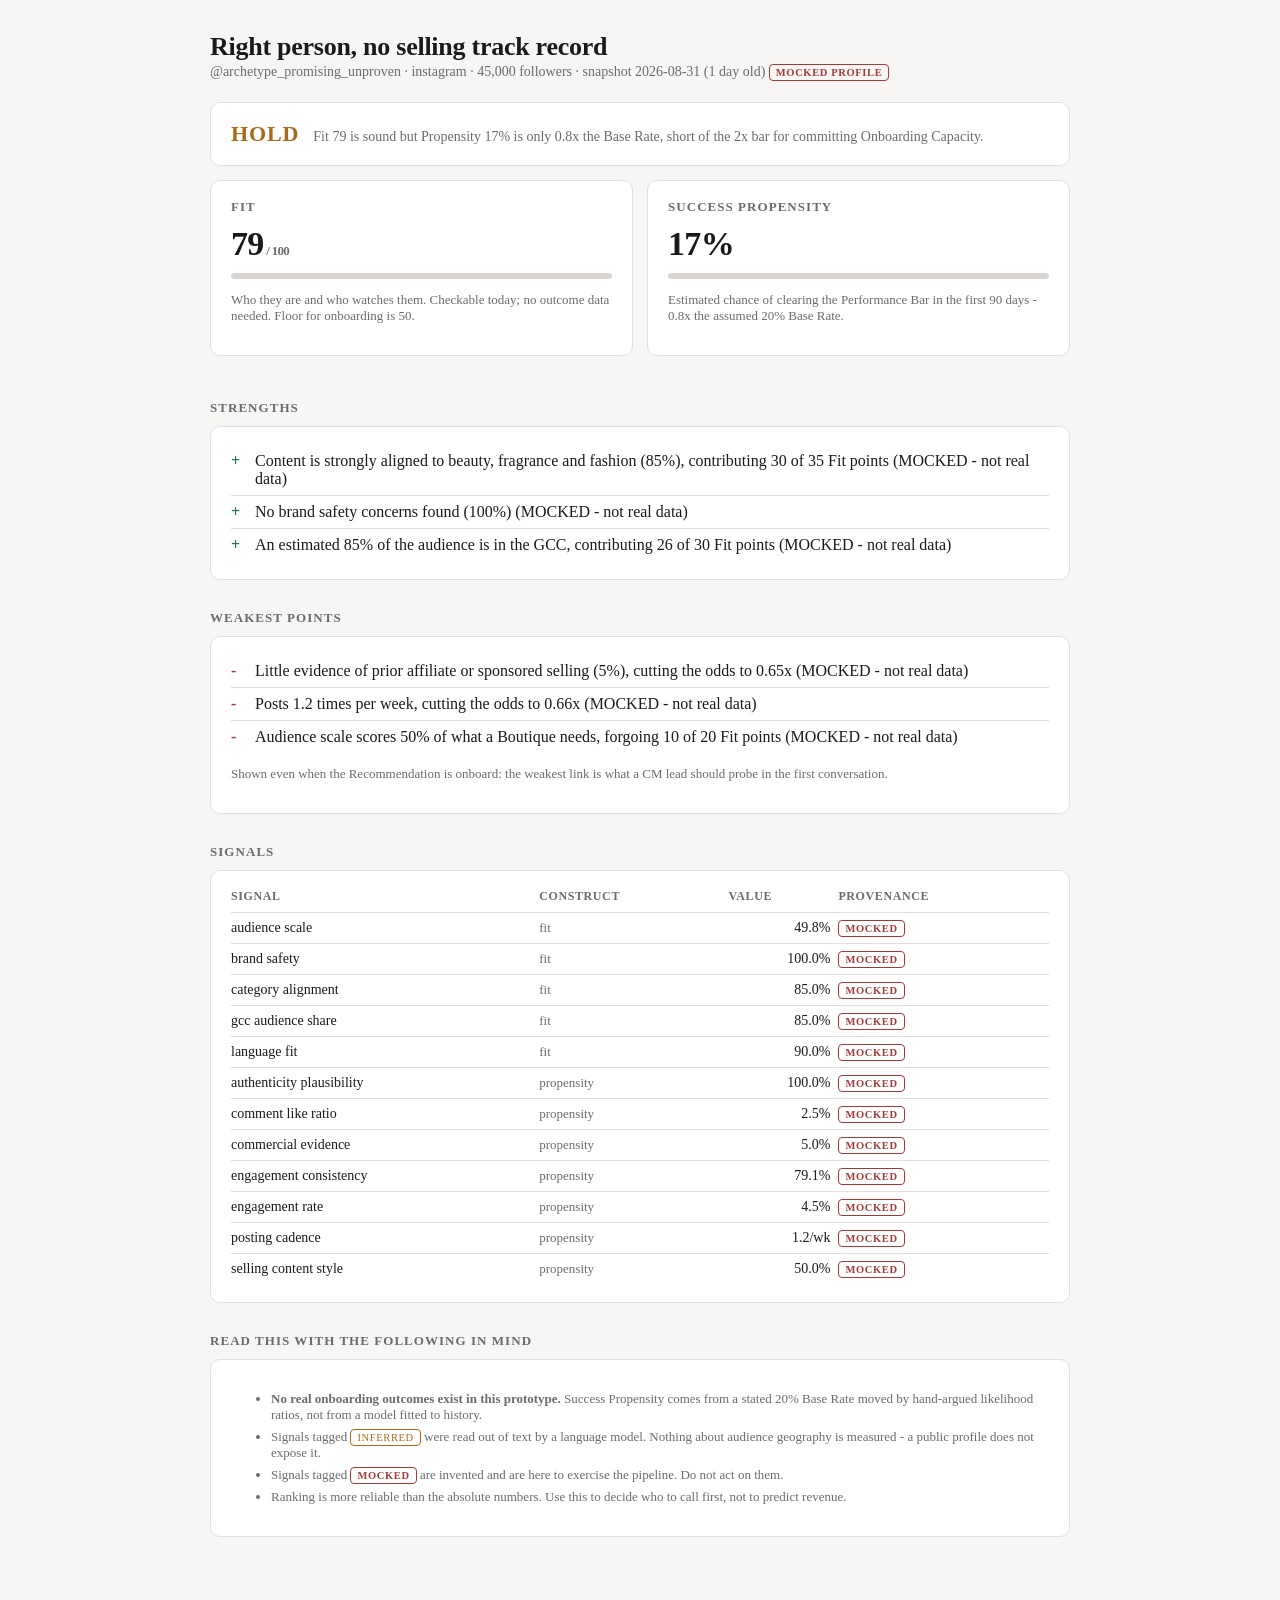
<file: sample/archetype_promising_unproven.html>
<!doctype html>
<html lang="en"><head><meta charset="utf-8">
<meta name="viewport" content="width=device-width, initial-scale=1">
<title>Right person, no selling track record - Candidate Report</title>
<style>:root {
  --bg: #f7f6f4; --card: #ffffff; --ink: #1a1a1a; --muted: #6b6b6b;
  --line: #e2e0dc; --onboard: #1f7a4d; --hold: #a86a17; --pass: #a33a3a;
  --bar: #d9d6d1; --accent: #2c4a7c;
}
@media (prefers-color-scheme: dark) {
  :root {
    --bg: #17181a; --card: #1f2124; --ink: #eceae7; --muted: #9a9895;
    --line: #33363a; --onboard: #57b98a; --hold: #d9a45c; --pass: #e08585;
    --bar: #3a3d41; --accent: #8fb0e0;
  }
}
* { box-sizing: border-box; }
body { margin: 0; padding: 32px 20px 60px; background: var(--bg); color: var(--ink);
  font: 15px/1.55 -apple-system, BlinkMacSystemFont, &#34;Segoe UI&#34;, Roboto, sans-serif; }
.wrap { max-width: 860px; margin: 0 auto; }
h1 { font-size: 26px; margin: 0 0 2px; letter-spacing: -0.01em; }
h2 { font-size: 13px; text-transform: uppercase; letter-spacing: 0.08em;
  color: var(--muted); margin: 30px 0 10px; font-weight: 600; }
.sub { color: var(--muted); font-size: 14px; margin: 0 0 22px; }
.card { background: var(--card); border: 1px solid var(--line); border-radius: 10px;
  padding: 18px 20px; margin-bottom: 14px; }
.verdict { display: flex; align-items: baseline; gap: 14px; flex-wrap: wrap; }
.badge { font-size: 22px; font-weight: 700; letter-spacing: 0.04em; text-transform: uppercase; }
.onboard { color: var(--onboard); } .hold { color: var(--hold); } .pass { color: var(--pass); }
.reason { color: var(--muted); font-size: 14px; flex: 1 1 320px; }
.scores { display: grid; grid-template-columns: 1fr 1fr; gap: 14px; }
@media (max-width: 620px) { .scores { grid-template-columns: 1fr; } }
.big { font-size: 34px; font-weight: 700; letter-spacing: -0.02em; }
.note { color: var(--muted); font-size: 13px; }
.bar { height: 6px; background: var(--bar); border-radius: 3px; overflow: hidden; margin: 10px 0 6px; }
.bar &gt; span { display: block; height: 100%; background: var(--accent); }
table { width: 100%; border-collapse: collapse; font-size: 14px; }
th { text-align: left; font-weight: 600; color: var(--muted); font-size: 12px;
  text-transform: uppercase; letter-spacing: 0.05em; padding: 0 8px 8px 0; }
td { padding: 7px 8px 7px 0; border-top: 1px solid var(--line); vertical-align: top; }
td.num { text-align: right; font-variant-numeric: tabular-nums; white-space: nowrap; }
.tag { font-size: 10.5px; text-transform: uppercase; letter-spacing: 0.06em;
  padding: 2px 6px; border-radius: 4px; border: 1px solid var(--line); color: var(--muted); }
.tag.mocked { color: var(--pass); border-color: var(--pass); font-weight: 600; }
.tag.inferred { color: var(--hold); border-color: var(--hold); }
ul.reasons { list-style: none; padding: 0; margin: 0; }
ul.reasons li { padding: 7px 0; border-top: 1px solid var(--line); display: flex; gap: 10px; }
ul.reasons li:first-child { border-top: none; }
.mark { font-weight: 700; width: 14px; flex: none; }
.up { color: var(--onboard); } .down { color: var(--pass); }
.caveats { font-size: 13px; color: var(--muted); }
.caveats li { margin-bottom: 6px; }
a { color: var(--accent); }
.scroll { overflow-x: auto; }
</style></head>
<body><div class="wrap">

<h1>Right person, no selling track record</h1>
<p class="sub">@archetype_promising_unproven &middot; instagram &middot;
  45,000 followers &middot;
  snapshot 2026-08-31 (1 day old)
  <span class="tag mocked">mocked profile</span></p>

<div class="card verdict">
  <span class="badge hold">hold</span>
  <span class="reason">Fit 79 is sound but Propensity 17% is only 0.8x the Base Rate, short of the 2x bar for committing Onboarding Capacity.</span>
</div>

<div class="scores">
  <div class="card">
    <h2 style="margin-top:0">Fit</h2>
    <div class="big">79<span class="note"> / 100</span></div>
    <div class="bar"><span style="width: 78.71798917294232%"></span></div>
    <p class="note">Who they are and who watches them. Checkable today; no outcome data
      needed. Floor for onboarding is 50.</p>
  </div>
  <div class="card">
    <h2 style="margin-top:0">Success Propensity</h2>
    <div class="big">17%</div>
    <div class="bar"><span style="width: 17.0%"></span></div>
    <p class="note">Estimated chance of clearing the Performance Bar in the first 90 days -
      0.8x the assumed 20%
      Base Rate.</p>
  </div>
</div>

<h2>Strengths</h2>
<div class="card"><ul class="reasons">
  <li><span class="mark up">+</span><span>Content is strongly aligned to beauty, fragrance and fashion (85%), contributing 30 of 35 Fit points (MOCKED - not real data)</span></li>
  <li><span class="mark up">+</span><span>No brand safety concerns found (100%) (MOCKED - not real data)</span></li>
  <li><span class="mark up">+</span><span>An estimated 85% of the audience is in the GCC, contributing 26 of 30 Fit points (MOCKED - not real data)</span></li>
</ul></div>
<h2>Weakest points</h2>
<div class="card"><ul class="reasons">
  <li><span class="mark down">-</span>
      <span>Little evidence of prior affiliate or sponsored selling (5%), cutting the odds to 0.65x (MOCKED - not real data)</span></li>
  <li><span class="mark down">-</span>
      <span>Posts 1.2 times per week, cutting the odds to 0.66x (MOCKED - not real data)</span></li>
  <li><span class="mark down">-</span>
      <span>Audience scale scores 50% of what a Boutique needs, forgoing 10 of 20 Fit points (MOCKED - not real data)</span></li>
</ul>
<p class="note">Shown even when the Recommendation is onboard: the weakest link is what a
  CM lead should probe in the first conversation.</p></div>

<h2>Signals</h2>
<div class="card scroll"><table>
<tr><th>Signal</th><th>Construct</th><th class="num">Value</th><th>Provenance</th></tr>
<tr><td>audience scale</td>
    <td class="note">fit</td>
    <td class="num">49.8%</td>
    <td><span class="tag mocked">mocked</span></td></tr>
<tr><td>brand safety</td>
    <td class="note">fit</td>
    <td class="num">100.0%</td>
    <td><span class="tag mocked">mocked</span></td></tr>
<tr><td>category alignment</td>
    <td class="note">fit</td>
    <td class="num">85.0%</td>
    <td><span class="tag mocked">mocked</span></td></tr>
<tr><td>gcc audience share</td>
    <td class="note">fit</td>
    <td class="num">85.0%</td>
    <td><span class="tag mocked">mocked</span></td></tr>
<tr><td>language fit</td>
    <td class="note">fit</td>
    <td class="num">90.0%</td>
    <td><span class="tag mocked">mocked</span></td></tr>
<tr><td>authenticity plausibility</td>
    <td class="note">propensity</td>
    <td class="num">100.0%</td>
    <td><span class="tag mocked">mocked</span></td></tr>
<tr><td>comment like ratio</td>
    <td class="note">propensity</td>
    <td class="num">2.5%</td>
    <td><span class="tag mocked">mocked</span></td></tr>
<tr><td>commercial evidence</td>
    <td class="note">propensity</td>
    <td class="num">5.0%</td>
    <td><span class="tag mocked">mocked</span></td></tr>
<tr><td>engagement consistency</td>
    <td class="note">propensity</td>
    <td class="num">79.1%</td>
    <td><span class="tag mocked">mocked</span></td></tr>
<tr><td>engagement rate</td>
    <td class="note">propensity</td>
    <td class="num">4.5%</td>
    <td><span class="tag mocked">mocked</span></td></tr>
<tr><td>posting cadence</td>
    <td class="note">propensity</td>
    <td class="num">1.2/wk</td>
    <td><span class="tag mocked">mocked</span></td></tr>
<tr><td>selling content style</td>
    <td class="note">propensity</td>
    <td class="num">50.0%</td>
    <td><span class="tag mocked">mocked</span></td></tr>
</table></div>

<h2>Read this with the following in mind</h2>
<div class="card caveats"><ul>
  <li><strong>No real onboarding outcomes exist in this prototype.</strong> Success
    Propensity comes from a stated 20% Base
    Rate moved by hand-argued likelihood ratios, not from a model fitted to history.</li>
  <li>Signals tagged <span class="tag inferred">inferred</span> were read out of text by a
    language model. Nothing about audience geography is measured - a public profile does
    not expose it.</li>
  <li>Signals tagged <span class="tag mocked">mocked</span> are invented and are here to
    exercise the pipeline. Do not act on them.</li>
  <li>Ranking is more reliable than the absolute numbers. Use this to decide who to call
    first, not to predict revenue.</li>
</ul></div>

</div></body></html>
</file>
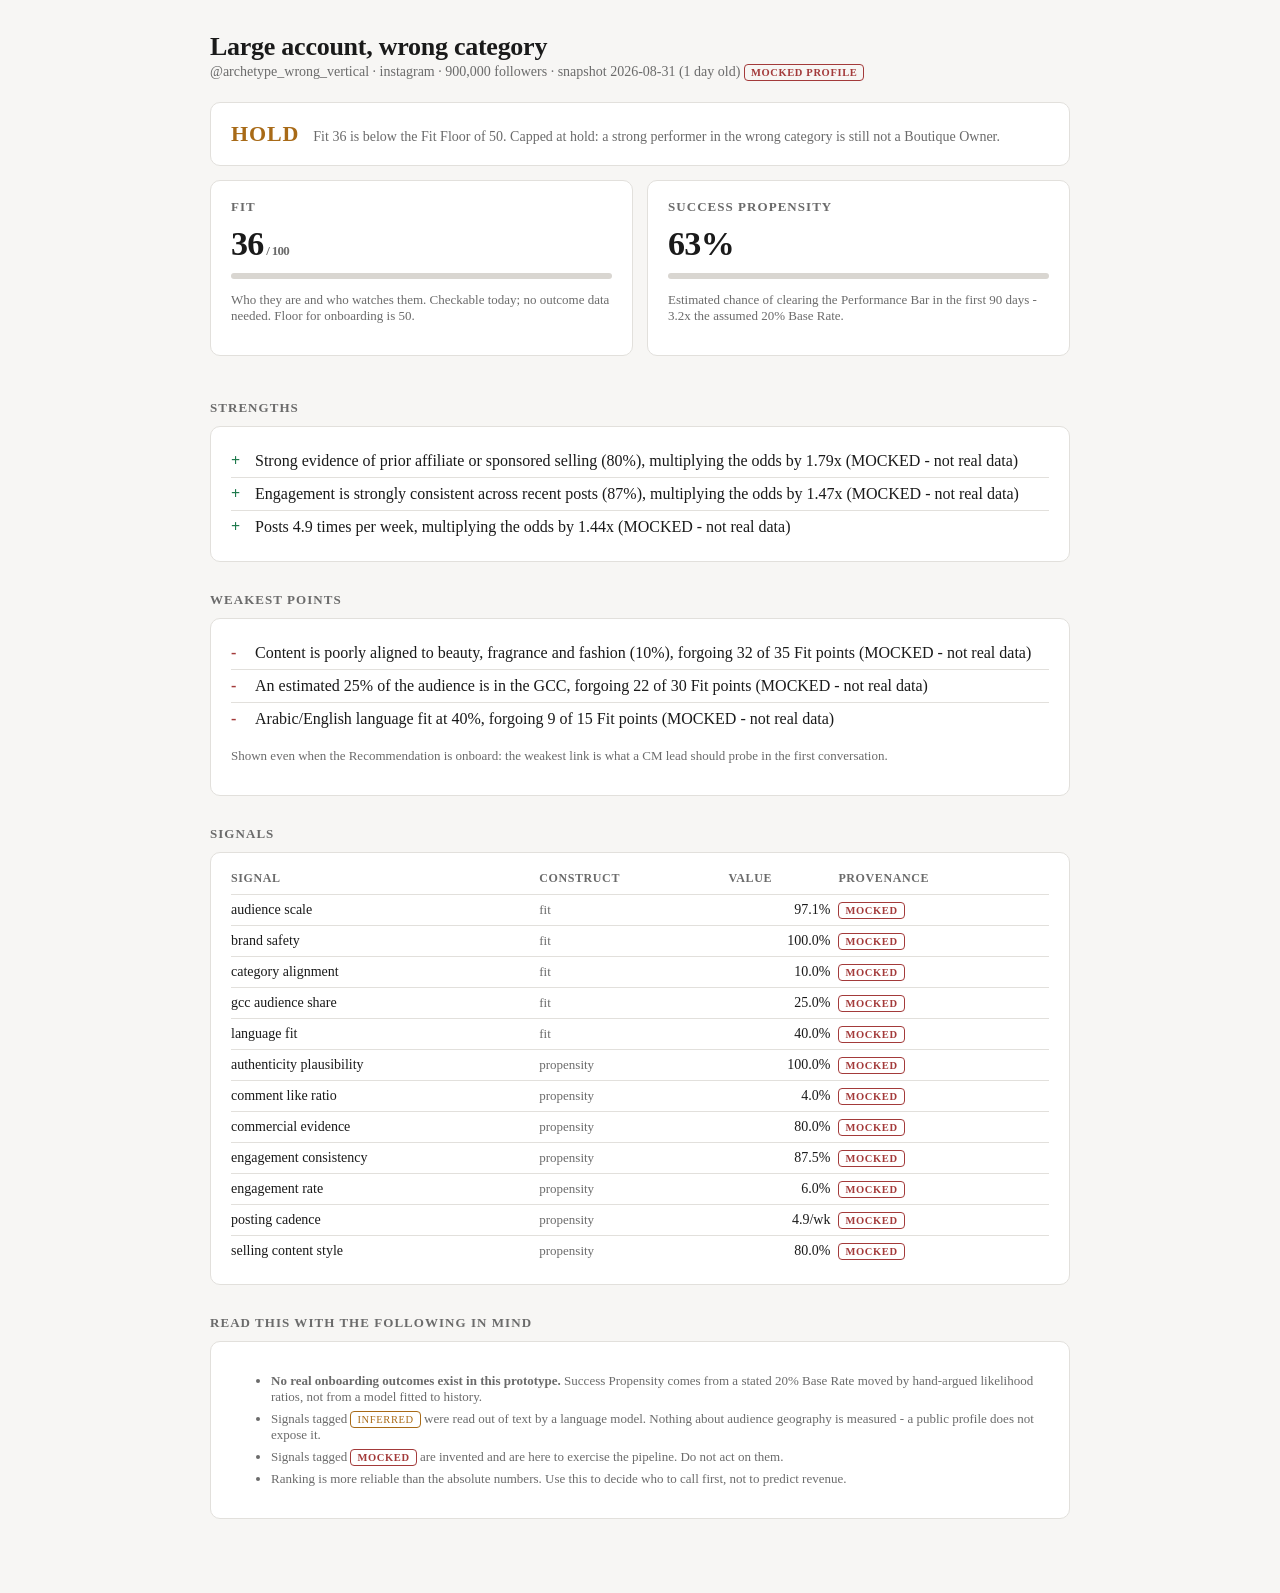
<file: sample/archetype_wrong_vertical.html>
<!doctype html>
<html lang="en"><head><meta charset="utf-8">
<meta name="viewport" content="width=device-width, initial-scale=1">
<title>Large account, wrong category - Candidate Report</title>
<style>:root {
  --bg: #f7f6f4; --card: #ffffff; --ink: #1a1a1a; --muted: #6b6b6b;
  --line: #e2e0dc; --onboard: #1f7a4d; --hold: #a86a17; --pass: #a33a3a;
  --bar: #d9d6d1; --accent: #2c4a7c;
}
@media (prefers-color-scheme: dark) {
  :root {
    --bg: #17181a; --card: #1f2124; --ink: #eceae7; --muted: #9a9895;
    --line: #33363a; --onboard: #57b98a; --hold: #d9a45c; --pass: #e08585;
    --bar: #3a3d41; --accent: #8fb0e0;
  }
}
* { box-sizing: border-box; }
body { margin: 0; padding: 32px 20px 60px; background: var(--bg); color: var(--ink);
  font: 15px/1.55 -apple-system, BlinkMacSystemFont, &#34;Segoe UI&#34;, Roboto, sans-serif; }
.wrap { max-width: 860px; margin: 0 auto; }
h1 { font-size: 26px; margin: 0 0 2px; letter-spacing: -0.01em; }
h2 { font-size: 13px; text-transform: uppercase; letter-spacing: 0.08em;
  color: var(--muted); margin: 30px 0 10px; font-weight: 600; }
.sub { color: var(--muted); font-size: 14px; margin: 0 0 22px; }
.card { background: var(--card); border: 1px solid var(--line); border-radius: 10px;
  padding: 18px 20px; margin-bottom: 14px; }
.verdict { display: flex; align-items: baseline; gap: 14px; flex-wrap: wrap; }
.badge { font-size: 22px; font-weight: 700; letter-spacing: 0.04em; text-transform: uppercase; }
.onboard { color: var(--onboard); } .hold { color: var(--hold); } .pass { color: var(--pass); }
.reason { color: var(--muted); font-size: 14px; flex: 1 1 320px; }
.scores { display: grid; grid-template-columns: 1fr 1fr; gap: 14px; }
@media (max-width: 620px) { .scores { grid-template-columns: 1fr; } }
.big { font-size: 34px; font-weight: 700; letter-spacing: -0.02em; }
.note { color: var(--muted); font-size: 13px; }
.bar { height: 6px; background: var(--bar); border-radius: 3px; overflow: hidden; margin: 10px 0 6px; }
.bar &gt; span { display: block; height: 100%; background: var(--accent); }
table { width: 100%; border-collapse: collapse; font-size: 14px; }
th { text-align: left; font-weight: 600; color: var(--muted); font-size: 12px;
  text-transform: uppercase; letter-spacing: 0.05em; padding: 0 8px 8px 0; }
td { padding: 7px 8px 7px 0; border-top: 1px solid var(--line); vertical-align: top; }
td.num { text-align: right; font-variant-numeric: tabular-nums; white-space: nowrap; }
.tag { font-size: 10.5px; text-transform: uppercase; letter-spacing: 0.06em;
  padding: 2px 6px; border-radius: 4px; border: 1px solid var(--line); color: var(--muted); }
.tag.mocked { color: var(--pass); border-color: var(--pass); font-weight: 600; }
.tag.inferred { color: var(--hold); border-color: var(--hold); }
ul.reasons { list-style: none; padding: 0; margin: 0; }
ul.reasons li { padding: 7px 0; border-top: 1px solid var(--line); display: flex; gap: 10px; }
ul.reasons li:first-child { border-top: none; }
.mark { font-weight: 700; width: 14px; flex: none; }
.up { color: var(--onboard); } .down { color: var(--pass); }
.caveats { font-size: 13px; color: var(--muted); }
.caveats li { margin-bottom: 6px; }
a { color: var(--accent); }
.scroll { overflow-x: auto; }
</style></head>
<body><div class="wrap">

<h1>Large account, wrong category</h1>
<p class="sub">@archetype_wrong_vertical &middot; instagram &middot;
  900,000 followers &middot;
  snapshot 2026-08-31 (1 day old)
  <span class="tag mocked">mocked profile</span></p>

<div class="card verdict">
  <span class="badge hold">hold</span>
  <span class="reason">Fit 36 is below the Fit Floor of 50. Capped at hold: a strong performer in the wrong category is still not a Boutique Owner.</span>
</div>

<div class="scores">
  <div class="card">
    <h2 style="margin-top:0">Fit</h2>
    <div class="big">36<span class="note"> / 100</span></div>
    <div class="bar"><span style="width: 36.42399845327748%"></span></div>
    <p class="note">Who they are and who watches them. Checkable today; no outcome data
      needed. Floor for onboarding is 50.</p>
  </div>
  <div class="card">
    <h2 style="margin-top:0">Success Propensity</h2>
    <div class="big">63%</div>
    <div class="bar"><span style="width: 63.0%"></span></div>
    <p class="note">Estimated chance of clearing the Performance Bar in the first 90 days -
      3.2x the assumed 20%
      Base Rate.</p>
  </div>
</div>

<h2>Strengths</h2>
<div class="card"><ul class="reasons">
  <li><span class="mark up">+</span><span>Strong evidence of prior affiliate or sponsored selling (80%), multiplying the odds by 1.79x (MOCKED - not real data)</span></li>
  <li><span class="mark up">+</span><span>Engagement is strongly consistent across recent posts (87%), multiplying the odds by 1.47x (MOCKED - not real data)</span></li>
  <li><span class="mark up">+</span><span>Posts 4.9 times per week, multiplying the odds by 1.44x (MOCKED - not real data)</span></li>
</ul></div>
<h2>Weakest points</h2>
<div class="card"><ul class="reasons">
  <li><span class="mark down">-</span>
      <span>Content is poorly aligned to beauty, fragrance and fashion (10%), forgoing 32 of 35 Fit points (MOCKED - not real data)</span></li>
  <li><span class="mark down">-</span>
      <span>An estimated 25% of the audience is in the GCC, forgoing 22 of 30 Fit points (MOCKED - not real data)</span></li>
  <li><span class="mark down">-</span>
      <span>Arabic/English language fit at 40%, forgoing 9 of 15 Fit points (MOCKED - not real data)</span></li>
</ul>
<p class="note">Shown even when the Recommendation is onboard: the weakest link is what a
  CM lead should probe in the first conversation.</p></div>

<h2>Signals</h2>
<div class="card scroll"><table>
<tr><th>Signal</th><th>Construct</th><th class="num">Value</th><th>Provenance</th></tr>
<tr><td>audience scale</td>
    <td class="note">fit</td>
    <td class="num">97.1%</td>
    <td><span class="tag mocked">mocked</span></td></tr>
<tr><td>brand safety</td>
    <td class="note">fit</td>
    <td class="num">100.0%</td>
    <td><span class="tag mocked">mocked</span></td></tr>
<tr><td>category alignment</td>
    <td class="note">fit</td>
    <td class="num">10.0%</td>
    <td><span class="tag mocked">mocked</span></td></tr>
<tr><td>gcc audience share</td>
    <td class="note">fit</td>
    <td class="num">25.0%</td>
    <td><span class="tag mocked">mocked</span></td></tr>
<tr><td>language fit</td>
    <td class="note">fit</td>
    <td class="num">40.0%</td>
    <td><span class="tag mocked">mocked</span></td></tr>
<tr><td>authenticity plausibility</td>
    <td class="note">propensity</td>
    <td class="num">100.0%</td>
    <td><span class="tag mocked">mocked</span></td></tr>
<tr><td>comment like ratio</td>
    <td class="note">propensity</td>
    <td class="num">4.0%</td>
    <td><span class="tag mocked">mocked</span></td></tr>
<tr><td>commercial evidence</td>
    <td class="note">propensity</td>
    <td class="num">80.0%</td>
    <td><span class="tag mocked">mocked</span></td></tr>
<tr><td>engagement consistency</td>
    <td class="note">propensity</td>
    <td class="num">87.5%</td>
    <td><span class="tag mocked">mocked</span></td></tr>
<tr><td>engagement rate</td>
    <td class="note">propensity</td>
    <td class="num">6.0%</td>
    <td><span class="tag mocked">mocked</span></td></tr>
<tr><td>posting cadence</td>
    <td class="note">propensity</td>
    <td class="num">4.9/wk</td>
    <td><span class="tag mocked">mocked</span></td></tr>
<tr><td>selling content style</td>
    <td class="note">propensity</td>
    <td class="num">80.0%</td>
    <td><span class="tag mocked">mocked</span></td></tr>
</table></div>

<h2>Read this with the following in mind</h2>
<div class="card caveats"><ul>
  <li><strong>No real onboarding outcomes exist in this prototype.</strong> Success
    Propensity comes from a stated 20% Base
    Rate moved by hand-argued likelihood ratios, not from a model fitted to history.</li>
  <li>Signals tagged <span class="tag inferred">inferred</span> were read out of text by a
    language model. Nothing about audience geography is measured - a public profile does
    not expose it.</li>
  <li>Signals tagged <span class="tag mocked">mocked</span> are invented and are here to
    exercise the pipeline. Do not act on them.</li>
  <li>Ranking is more reliable than the absolute numbers. Use this to decide who to call
    first, not to predict revenue.</li>
</ul></div>

</div></body></html>
</file>
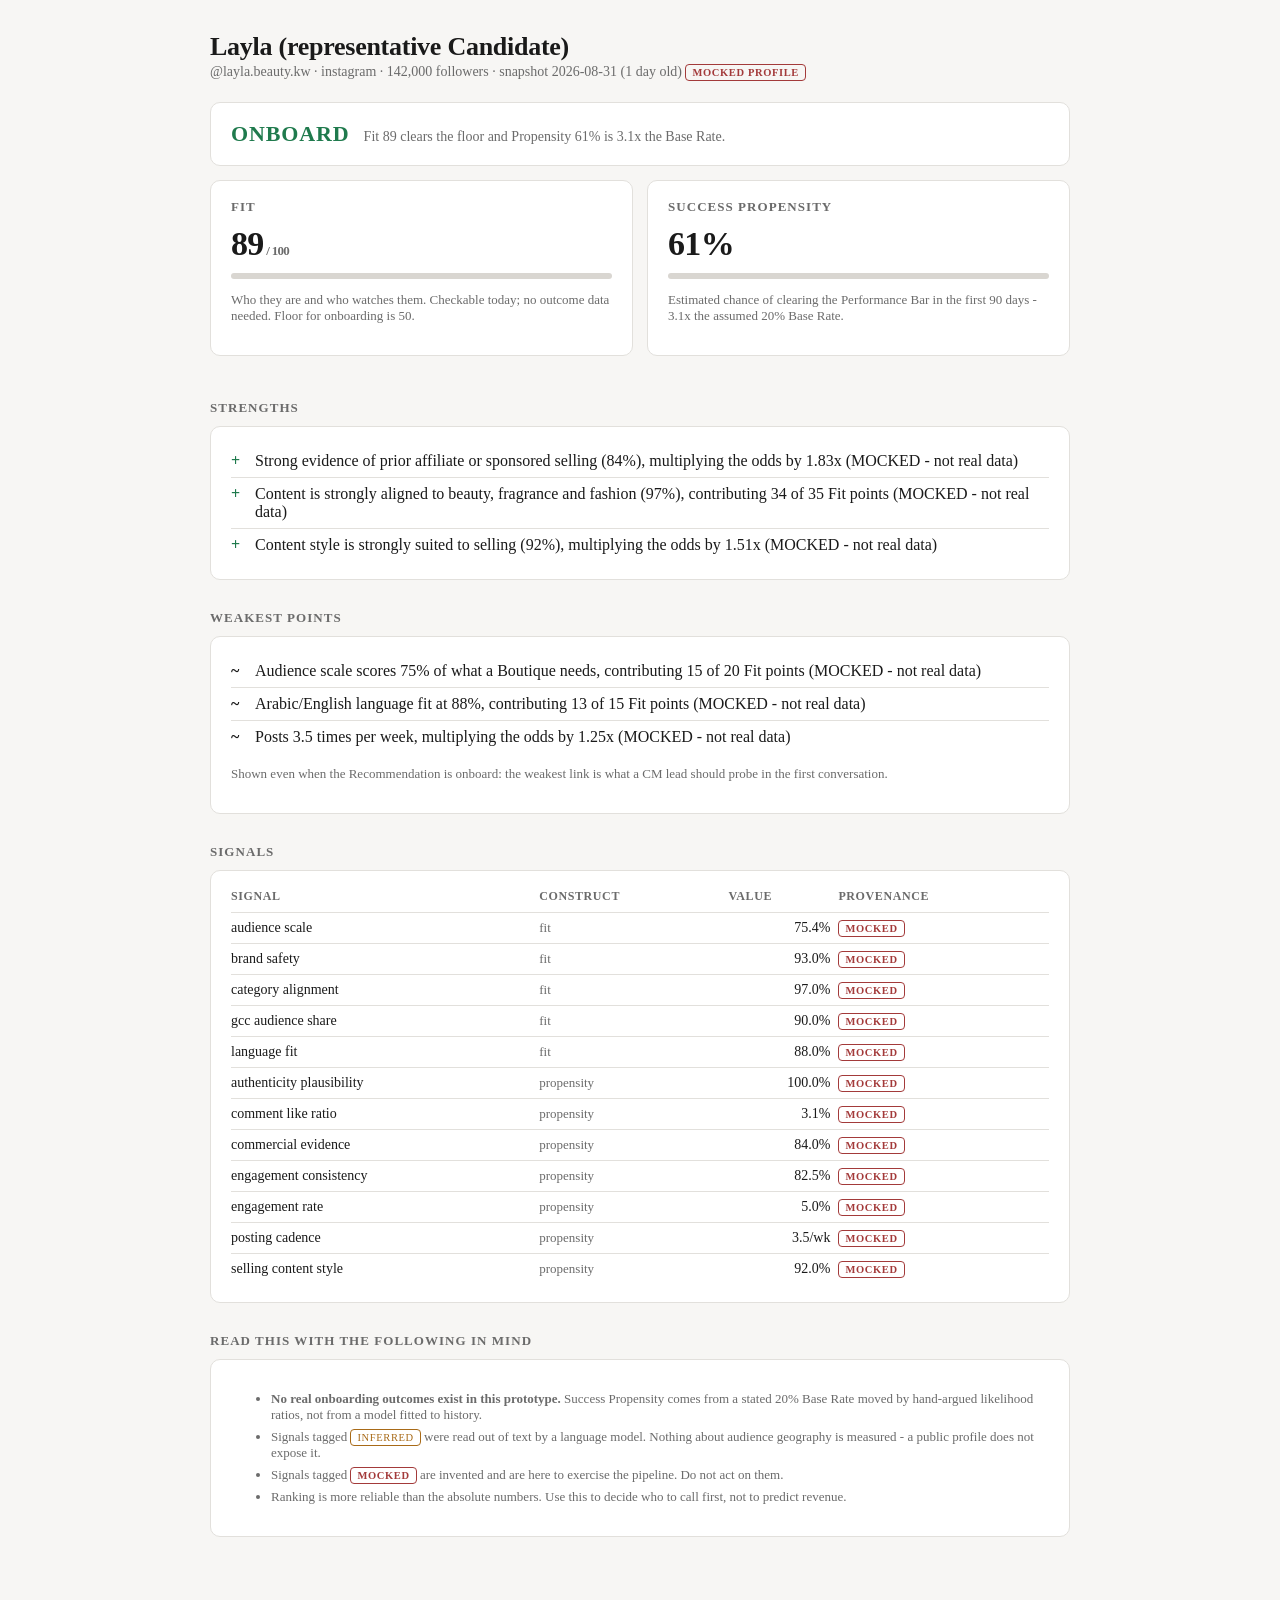
<file: sample/layla.beauty.kw.html>
<!doctype html>
<html lang="en"><head><meta charset="utf-8">
<meta name="viewport" content="width=device-width, initial-scale=1">
<title>Layla (representative Candidate) - Candidate Report</title>
<style>:root {
  --bg: #f7f6f4; --card: #ffffff; --ink: #1a1a1a; --muted: #6b6b6b;
  --line: #e2e0dc; --onboard: #1f7a4d; --hold: #a86a17; --pass: #a33a3a;
  --bar: #d9d6d1; --accent: #2c4a7c;
}
@media (prefers-color-scheme: dark) {
  :root {
    --bg: #17181a; --card: #1f2124; --ink: #eceae7; --muted: #9a9895;
    --line: #33363a; --onboard: #57b98a; --hold: #d9a45c; --pass: #e08585;
    --bar: #3a3d41; --accent: #8fb0e0;
  }
}
* { box-sizing: border-box; }
body { margin: 0; padding: 32px 20px 60px; background: var(--bg); color: var(--ink);
  font: 15px/1.55 -apple-system, BlinkMacSystemFont, &#34;Segoe UI&#34;, Roboto, sans-serif; }
.wrap { max-width: 860px; margin: 0 auto; }
h1 { font-size: 26px; margin: 0 0 2px; letter-spacing: -0.01em; }
h2 { font-size: 13px; text-transform: uppercase; letter-spacing: 0.08em;
  color: var(--muted); margin: 30px 0 10px; font-weight: 600; }
.sub { color: var(--muted); font-size: 14px; margin: 0 0 22px; }
.card { background: var(--card); border: 1px solid var(--line); border-radius: 10px;
  padding: 18px 20px; margin-bottom: 14px; }
.verdict { display: flex; align-items: baseline; gap: 14px; flex-wrap: wrap; }
.badge { font-size: 22px; font-weight: 700; letter-spacing: 0.04em; text-transform: uppercase; }
.onboard { color: var(--onboard); } .hold { color: var(--hold); } .pass { color: var(--pass); }
.reason { color: var(--muted); font-size: 14px; flex: 1 1 320px; }
.scores { display: grid; grid-template-columns: 1fr 1fr; gap: 14px; }
@media (max-width: 620px) { .scores { grid-template-columns: 1fr; } }
.big { font-size: 34px; font-weight: 700; letter-spacing: -0.02em; }
.note { color: var(--muted); font-size: 13px; }
.bar { height: 6px; background: var(--bar); border-radius: 3px; overflow: hidden; margin: 10px 0 6px; }
.bar &gt; span { display: block; height: 100%; background: var(--accent); }
table { width: 100%; border-collapse: collapse; font-size: 14px; }
th { text-align: left; font-weight: 600; color: var(--muted); font-size: 12px;
  text-transform: uppercase; letter-spacing: 0.05em; padding: 0 8px 8px 0; }
td { padding: 7px 8px 7px 0; border-top: 1px solid var(--line); vertical-align: top; }
td.num { text-align: right; font-variant-numeric: tabular-nums; white-space: nowrap; }
.tag { font-size: 10.5px; text-transform: uppercase; letter-spacing: 0.06em;
  padding: 2px 6px; border-radius: 4px; border: 1px solid var(--line); color: var(--muted); }
.tag.mocked { color: var(--pass); border-color: var(--pass); font-weight: 600; }
.tag.inferred { color: var(--hold); border-color: var(--hold); }
ul.reasons { list-style: none; padding: 0; margin: 0; }
ul.reasons li { padding: 7px 0; border-top: 1px solid var(--line); display: flex; gap: 10px; }
ul.reasons li:first-child { border-top: none; }
.mark { font-weight: 700; width: 14px; flex: none; }
.up { color: var(--onboard); } .down { color: var(--pass); }
.caveats { font-size: 13px; color: var(--muted); }
.caveats li { margin-bottom: 6px; }
a { color: var(--accent); }
.scroll { overflow-x: auto; }
</style></head>
<body><div class="wrap">

<h1>Layla (representative Candidate)</h1>
<p class="sub">@layla.beauty.kw &middot; instagram &middot;
  142,000 followers &middot;
  snapshot 2026-08-31 (1 day old)
  <span class="tag mocked">mocked profile</span></p>

<div class="card verdict">
  <span class="badge onboard">onboard</span>
  <span class="reason">Fit 89 clears the floor and Propensity 61% is 3.1x the Base Rate.</span>
</div>

<div class="scores">
  <div class="card">
    <h2 style="margin-top:0">Fit</h2>
    <div class="big">89<span class="note"> / 100</span></div>
    <div class="bar"><span style="width: 89.23937682188323%"></span></div>
    <p class="note">Who they are and who watches them. Checkable today; no outcome data
      needed. Floor for onboarding is 50.</p>
  </div>
  <div class="card">
    <h2 style="margin-top:0">Success Propensity</h2>
    <div class="big">61%</div>
    <div class="bar"><span style="width: 61.0%"></span></div>
    <p class="note">Estimated chance of clearing the Performance Bar in the first 90 days -
      3.1x the assumed 20%
      Base Rate.</p>
  </div>
</div>

<h2>Strengths</h2>
<div class="card"><ul class="reasons">
  <li><span class="mark up">+</span><span>Strong evidence of prior affiliate or sponsored selling (84%), multiplying the odds by 1.83x (MOCKED - not real data)</span></li>
  <li><span class="mark up">+</span><span>Content is strongly aligned to beauty, fragrance and fashion (97%), contributing 34 of 35 Fit points (MOCKED - not real data)</span></li>
  <li><span class="mark up">+</span><span>Content style is strongly suited to selling (92%), multiplying the odds by 1.51x (MOCKED - not real data)</span></li>
</ul></div>
<h2>Weakest points</h2>
<div class="card"><ul class="reasons">
  <li><span class="mark ">~</span>
      <span>Audience scale scores 75% of what a Boutique needs, contributing 15 of 20 Fit points (MOCKED - not real data)</span></li>
  <li><span class="mark ">~</span>
      <span>Arabic/English language fit at 88%, contributing 13 of 15 Fit points (MOCKED - not real data)</span></li>
  <li><span class="mark ">~</span>
      <span>Posts 3.5 times per week, multiplying the odds by 1.25x (MOCKED - not real data)</span></li>
</ul>
<p class="note">Shown even when the Recommendation is onboard: the weakest link is what a
  CM lead should probe in the first conversation.</p></div>

<h2>Signals</h2>
<div class="card scroll"><table>
<tr><th>Signal</th><th>Construct</th><th class="num">Value</th><th>Provenance</th></tr>
<tr><td>audience scale</td>
    <td class="note">fit</td>
    <td class="num">75.4%</td>
    <td><span class="tag mocked">mocked</span></td></tr>
<tr><td>brand safety</td>
    <td class="note">fit</td>
    <td class="num">93.0%</td>
    <td><span class="tag mocked">mocked</span></td></tr>
<tr><td>category alignment</td>
    <td class="note">fit</td>
    <td class="num">97.0%</td>
    <td><span class="tag mocked">mocked</span></td></tr>
<tr><td>gcc audience share</td>
    <td class="note">fit</td>
    <td class="num">90.0%</td>
    <td><span class="tag mocked">mocked</span></td></tr>
<tr><td>language fit</td>
    <td class="note">fit</td>
    <td class="num">88.0%</td>
    <td><span class="tag mocked">mocked</span></td></tr>
<tr><td>authenticity plausibility</td>
    <td class="note">propensity</td>
    <td class="num">100.0%</td>
    <td><span class="tag mocked">mocked</span></td></tr>
<tr><td>comment like ratio</td>
    <td class="note">propensity</td>
    <td class="num">3.1%</td>
    <td><span class="tag mocked">mocked</span></td></tr>
<tr><td>commercial evidence</td>
    <td class="note">propensity</td>
    <td class="num">84.0%</td>
    <td><span class="tag mocked">mocked</span></td></tr>
<tr><td>engagement consistency</td>
    <td class="note">propensity</td>
    <td class="num">82.5%</td>
    <td><span class="tag mocked">mocked</span></td></tr>
<tr><td>engagement rate</td>
    <td class="note">propensity</td>
    <td class="num">5.0%</td>
    <td><span class="tag mocked">mocked</span></td></tr>
<tr><td>posting cadence</td>
    <td class="note">propensity</td>
    <td class="num">3.5/wk</td>
    <td><span class="tag mocked">mocked</span></td></tr>
<tr><td>selling content style</td>
    <td class="note">propensity</td>
    <td class="num">92.0%</td>
    <td><span class="tag mocked">mocked</span></td></tr>
</table></div>

<h2>Read this with the following in mind</h2>
<div class="card caveats"><ul>
  <li><strong>No real onboarding outcomes exist in this prototype.</strong> Success
    Propensity comes from a stated 20% Base
    Rate moved by hand-argued likelihood ratios, not from a model fitted to history.</li>
  <li>Signals tagged <span class="tag inferred">inferred</span> were read out of text by a
    language model. Nothing about audience geography is measured - a public profile does
    not expose it.</li>
  <li>Signals tagged <span class="tag mocked">mocked</span> are invented and are here to
    exercise the pipeline. Do not act on them.</li>
  <li>Ranking is more reliable than the absolute numbers. Use this to decide who to call
    first, not to predict revenue.</li>
</ul></div>

</div></body></html>
</file>
